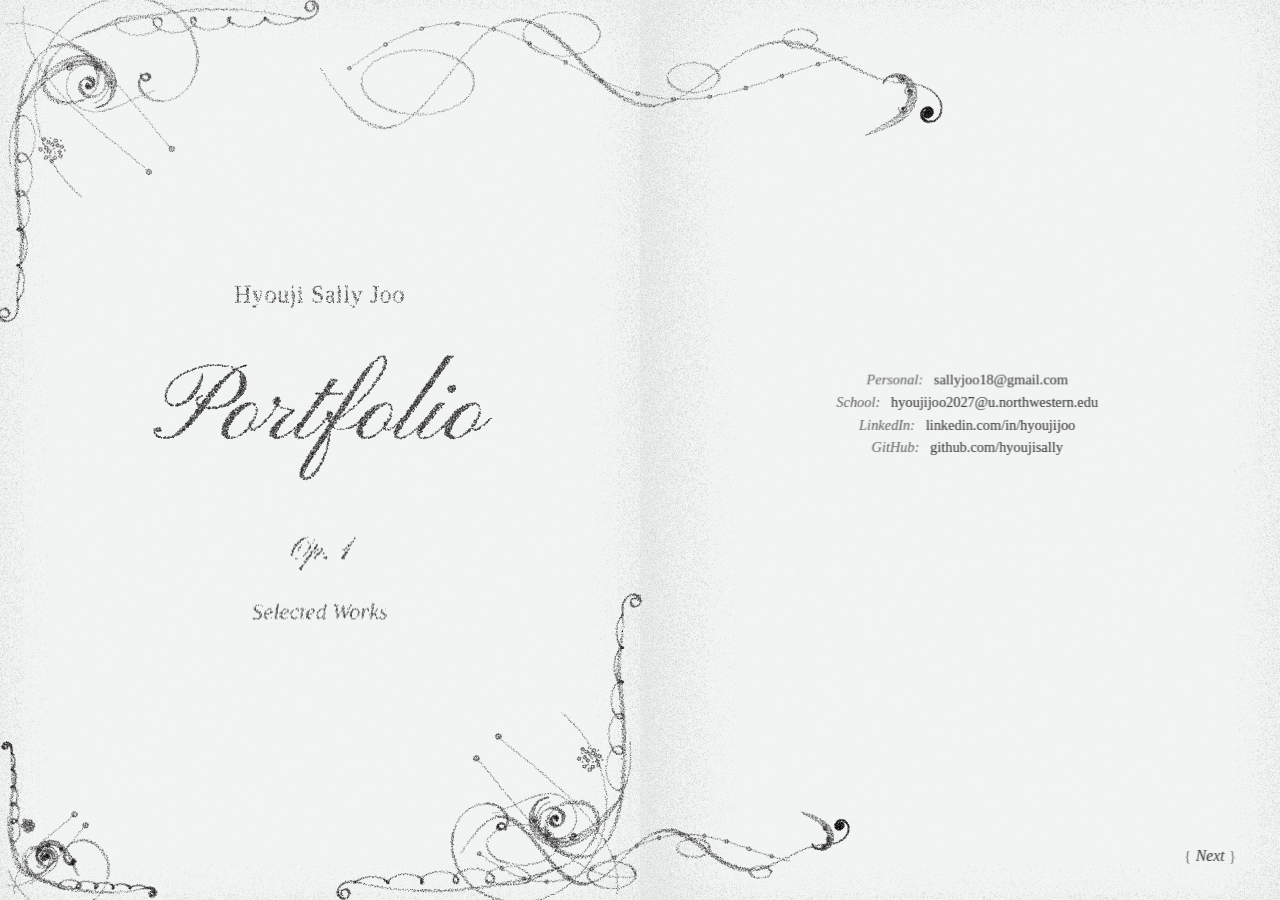
<file: index.html>
<!DOCTYPE html>
<html lang="en">
<head>
<meta charset="UTF-8">
<meta name="viewport" content="width=device-width, initial-scale=1">
<title>Portfolio, Op. 1 · Hyouji Sally Joo</title>
<link rel="preconnect" href="https://fonts.googleapis.com">
<link rel="preconnect" href="https://fonts.gstatic.com" crossorigin>
<link href="https://fonts.googleapis.com/css2?family=EB+Garamond:ital,wght@0,400;0,500;0,700;1,400;1,600;1,700&family=Bodoni+Moda:opsz,wght@6..96,500;6..96,700&family=Noto+Music&display=swap" rel="stylesheet">
<link rel="stylesheet" href="css/portfolio.css">
</head>
<body>
<main>

  <!-- ===================== THE COVER SPREAD: the cover on the left; its ornament and a hand-drawn staff spill over onto the right page ===================== -->
  <div class="spread" id="cover">
    <canvas class="ornament cover-art" aria-hidden="true"></canvas>
    <article class="page left cover-page" aria-label="Cover">
      <canvas class="shade" aria-hidden="true"></canvas>
      <div class="cover-inner">
        <p class="cover-name ink-text grain-full">Hyouji Sally Joo</p>
        <h1 class="cover-title ink-text">Portfolio</h1>
        <p class="cover-op ink-text grain-full">Op. 1</p>
        <p class="cover-score ink-text grain-full">Selected Works</p>
      </div>
    </article>

    <div class="right-frame">
      <article class="page right cover-bleed" aria-label="Cover, continued">
        <canvas class="shade" aria-hidden="true"></canvas>
        <div class="right-inner cover-bleed-inner">
          <footer class="contacts cover-contacts">
          <p class="ink-text"><span class="c-label">Personal:</span> <a href="mailto:sallyjoo18@gmail.com">sallyjoo18@gmail.com</a></p>
          <p class="ink-text"><span class="c-label">School:</span> <a href="mailto:hyoujijoo2027@u.northwestern.edu">hyoujijoo2027@u.northwestern.edu</a></p>
          <p class="ink-text"><span class="c-label">LinkedIn:</span> <a href="https://linkedin.com/in/hyoujijoo">linkedin.com/in/hyoujijoo</a></p>
          <p class="ink-text"><span class="c-label">GitHub:</span> <a href="https://github.com/hyoujisally">github.com/hyoujisally</a></p>
        </footer>
          <nav class="turn-page ready landing-next" aria-label="Continue">
            <a class="brace literal next ink-text" href="#" data-go="about"><span class="b">{</span><span class="label">Next</span><span class="b">}</span></a>
          </nav>
        </div>
      </article>
    </div>
  </div>

  <!-- ===================== THE ABOUT SPREAD: the title restated on the left, framed like an old book cover; about on the right ===================== -->
  <div class="spread" id="about" hidden>
    <article class="page left halftitle" aria-label="Portfolio">
      <canvas class="shade" aria-hidden="true"></canvas>
      <canvas class="ornament" aria-hidden="true"></canvas>
      <div class="halftitle-inner">
        <div class="halftitle-block">
          <h1 class="ht-title ink-text">Portfolio</h1>
        </div>
        <footer class="cover-imprint contacts">
          <p class="ink-text"><span class="c-label">Personal:</span> <a href="mailto:sallyjoo18@gmail.com">sallyjoo18@gmail.com</a></p>
          <p class="ink-text"><span class="c-label">School:</span> <a href="mailto:hyoujijoo2027@u.northwestern.edu">hyoujijoo2027@u.northwestern.edu</a></p>
          <p class="ink-text"><span class="c-label">LinkedIn:</span> <a href="https://linkedin.com/in/hyoujijoo">linkedin.com/in/hyoujijoo</a></p>
          <p class="ink-text"><span class="c-label">GitHub:</span> <a href="https://github.com/hyoujisally">github.com/hyoujisally</a></p>
        </footer>
      </div>
    </article>

    <div class="right-frame">
      <article class="page right about-right" aria-label="About">
        <canvas class="shade" aria-hidden="true"></canvas>
        <div class="right-inner about-inner">
          <h2 class="about-title ink-text" id="about-title">About</h2>
          <div class="about-blurb" id="about-blurb"></div>
          <nav class="turn-page ready landing-next" aria-label="Continue">
            <a class="brace literal prev ink-text" href="#" data-go="home"><span class="b">{</span><span class="label">Back</span><span class="b">}</span></a>
            <a class="brace literal next ink-text" href="#" data-go="contents"><span class="b">{</span><span class="label">Next: Contents</span><span class="b">}</span></a>
          </nav>
        </div>
      </article>
    </div>
  </div>

  <!-- ===================== THE CONTENTS SPREAD: navigation and contacts on the left, contents on the right ===================== -->
  <div class="spread" id="home" hidden>
    <article class="page left index-page" aria-label="Navigation">
      <canvas class="shade" aria-hidden="true"></canvas>
      <div class="left-inner">
        <nav class="call-number" aria-label="Sections">
          <a class="brace literal ink-text" href="#" data-go="home"><span class="b">{</span><span class="label">Home</span><span class="b">}</span></a>
          <a class="brace literal ink-text" href="#" data-go="contents"><span class="b">{</span><span class="label">Contents</span><span class="b">}</span></a>
          <div class="menu">
            <button class="brace literal works-toggle ink-text" type="button" aria-expanded="false"><span class="b">{</span><span class="label">Works</span><span class="caret" aria-hidden="true">&#x25BE;</span><span class="b">}</span></button>
            <ul class="works-menu" hidden></ul>
            <canvas class="menu-grain" aria-hidden="true" hidden></canvas>
          </div>
        </nav>
        <footer class="imprint contacts">
          <p class="ink-text"><span class="c-label">Personal:</span> <a href="mailto:sallyjoo18@gmail.com">sallyjoo18@gmail.com</a></p>
          <p class="ink-text"><span class="c-label">School:</span> <a href="mailto:hyoujijoo2027@u.northwestern.edu">hyoujijoo2027@u.northwestern.edu</a></p>
          <p class="ink-text"><span class="c-label">LinkedIn:</span> <a href="https://linkedin.com/in/hyoujijoo">linkedin.com/in/hyoujijoo</a></p>
          <p class="ink-text"><span class="c-label">GitHub:</span> <a href="https://github.com/hyoujisally">github.com/hyoujisally</a></p>
        </footer>
      </div>
    </article>

    <div class="right-frame">
      <article class="page right" aria-label="Contents">
        <canvas class="shade" aria-hidden="true"></canvas>
        <div class="right-inner">
          <header class="sheet-head">
            <h2 class="sheet-title ink-text grain-full">Contents</h2>
            <p class="sheet-sub ink-text">(Portfolio)</p>
            <p class="sheet-by ink-text">By Hyouji Sally Joo.</p>
          </header>
          <section class="toc-group" id="toc-works" aria-labelledby="toc-works-h">
            <h3 id="toc-works-h" class="ink-text grain-full">Works</h3>
            <ol class="toc" id="toc-works-list"></ol>
          </section>
          <section class="toc-group" id="toc-creatives" aria-labelledby="toc-creatives-h">
            <h3 id="toc-creatives-h" class="ink-text grain-full">Creatives</h3>
            <ol class="toc" id="toc-creatives-list"></ol>
          </section>
          <nav class="turn-page ready" aria-label="Back">
            <a class="brace literal ink-text" href="#" data-go="about"><span class="b">{</span><span class="label">Back</span><span class="b">}</span></a>
            <span class="folio ink-text">3</span>
          </nav>
        </div>
      </article>
    </div>
  </div>

  <!-- ===================== A PROJECT'S SPREAD: details on the left, the write-up on the right ===================== -->
  <div class="spread" id="project" hidden>
    <article class="page left project-ref" aria-label="Project at a glance">
      <canvas class="shade" aria-hidden="true"></canvas>
      <div class="left-inner">
        <canvas class="ornament proj-ornament" aria-hidden="true"></canvas>
        <nav class="call-number" aria-label="Sections">
          <a class="brace literal" href="#" data-go="home"><span class="b">{</span><span class="label">Home</span><span class="b">}</span></a>
          <a class="brace literal" href="#" data-go="contents"><span class="b">{</span><span class="label">Contents</span><span class="b">}</span></a>
          <div class="menu">
            <button class="brace literal works-toggle" type="button" aria-expanded="false"><span class="b">{</span><span class="label">Works</span><span class="caret" aria-hidden="true">&#x25BE;</span><span class="b">}</span></button>
            <ul class="works-menu" hidden></ul>
            <canvas class="menu-grain" aria-hidden="true" hidden></canvas>
          </div>
        </nav>
        <header class="title-page">
          <h1 id="p-title">Project</h1>
          <p class="paren" id="p-sub"></p>
          <p class="opus" id="p-no"></p>
        </header>
        <section class="p-info" aria-label="Project details">
          <dl class="p-facts" id="p-facts"></dl>
          <div class="p-intro" id="p-intro"></div>
        </section>
        <!-- the contact links: a footer on every project page -->
        <footer class="imprint contacts">
          <p><span class="c-label">Personal:</span> <a href="mailto:sallyjoo18@gmail.com">sallyjoo18@gmail.com</a></p>
          <p><span class="c-label">School:</span> <a href="mailto:hyoujijoo2027@u.northwestern.edu">hyoujijoo2027@u.northwestern.edu</a></p>
          <p><span class="c-label">LinkedIn:</span> <a href="https://linkedin.com/in/hyoujijoo">linkedin.com/in/hyoujijoo</a></p>
          <p><span class="c-label">GitHub:</span> <a href="https://github.com/hyoujisally">github.com/hyoujisally</a></p>
        </footer>
      </div>
    </article>

    <div class="right-frame">
      <article class="page right" aria-label="Project write-up">
        <canvas class="shade" aria-hidden="true"></canvas>
        <div class="right-inner">
          <div class="line">
            <div class="tempo-row">
              <p class="tempo">Adagio cantabile<span class="mm">(<span class="music">&#x2669;</span> = 40)</span></p>
              <button id="play" class="brace literal" type="button" aria-pressed="false"><span class="b">{</span><span class="label">Play</span><span class="b">}</span></button>
            </div>
            <canvas id="line1" role="img" aria-label="Engraved score, the opening bars of the second movement of Beethoven’s Pathétique sonata."></canvas>
          </div>
          <div class="slot" id="writeup"></div>
          <nav class="turn-page" aria-label="More pieces">
            <a class="brace literal prev" href="#" data-go="prev"><span class="b">{</span><span class="label">Back</span><span class="b">}</span><span class="next-title" id="prev-title"></span></a>
            <a class="brace literal next" href="#" data-go="next"><span class="b">{</span><span class="label">Next</span><span class="b">}</span><span class="next-title" id="next-title"></span></a>
          </nav>
          <footer class="page-foot">
            <span>Beethoven, Piano Sonata No. 8 in C minor, Op. 13 “Pathétique”, second movement</span>
            <span class="folio" id="s-folio">3</span>
          </footer>
        </div>
      </article>
    </div>
  </div>

  <div class="hovercard" id="hovercard" role="tooltip" hidden>
    <canvas class="hc-grain" aria-hidden="true"></canvas>
    <div class="hc-body"></div>
  </div>

  <canvas class="turn" aria-hidden="true"></canvas>
  <div class="turn-grain" aria-hidden="true"></div>
</main>

<script src="js/settings.js"></script>
<script src="js/score.js"></script>
<script src="js/ink.js"></script>
<script src="js/engraving.js"></script>
<script src="js/paper.js"></script>
<script src="js/sound.js"></script>
<script src="js/turn.js"></script>
<script src="js/content.js"></script>
<script src="js/views.js"></script>
<script src="js/main.js"></script>
</body>
</html>
</file>
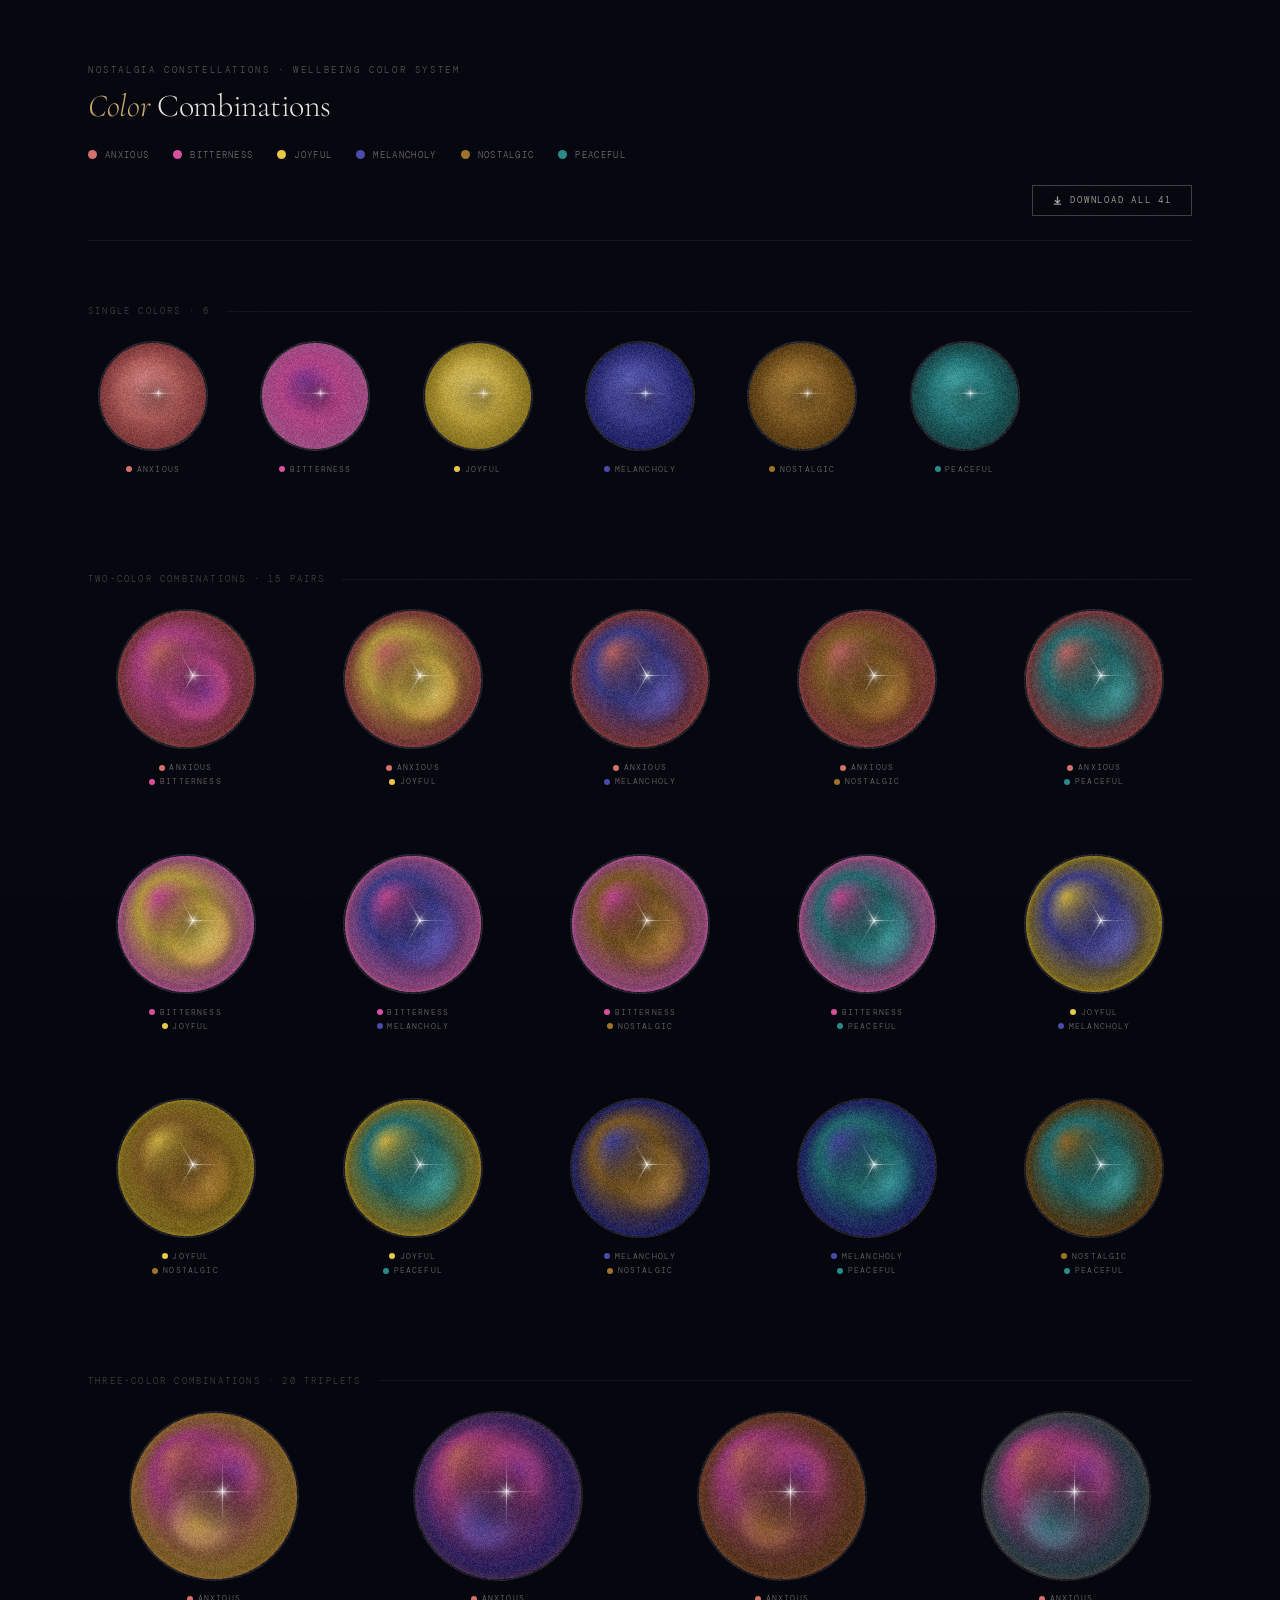
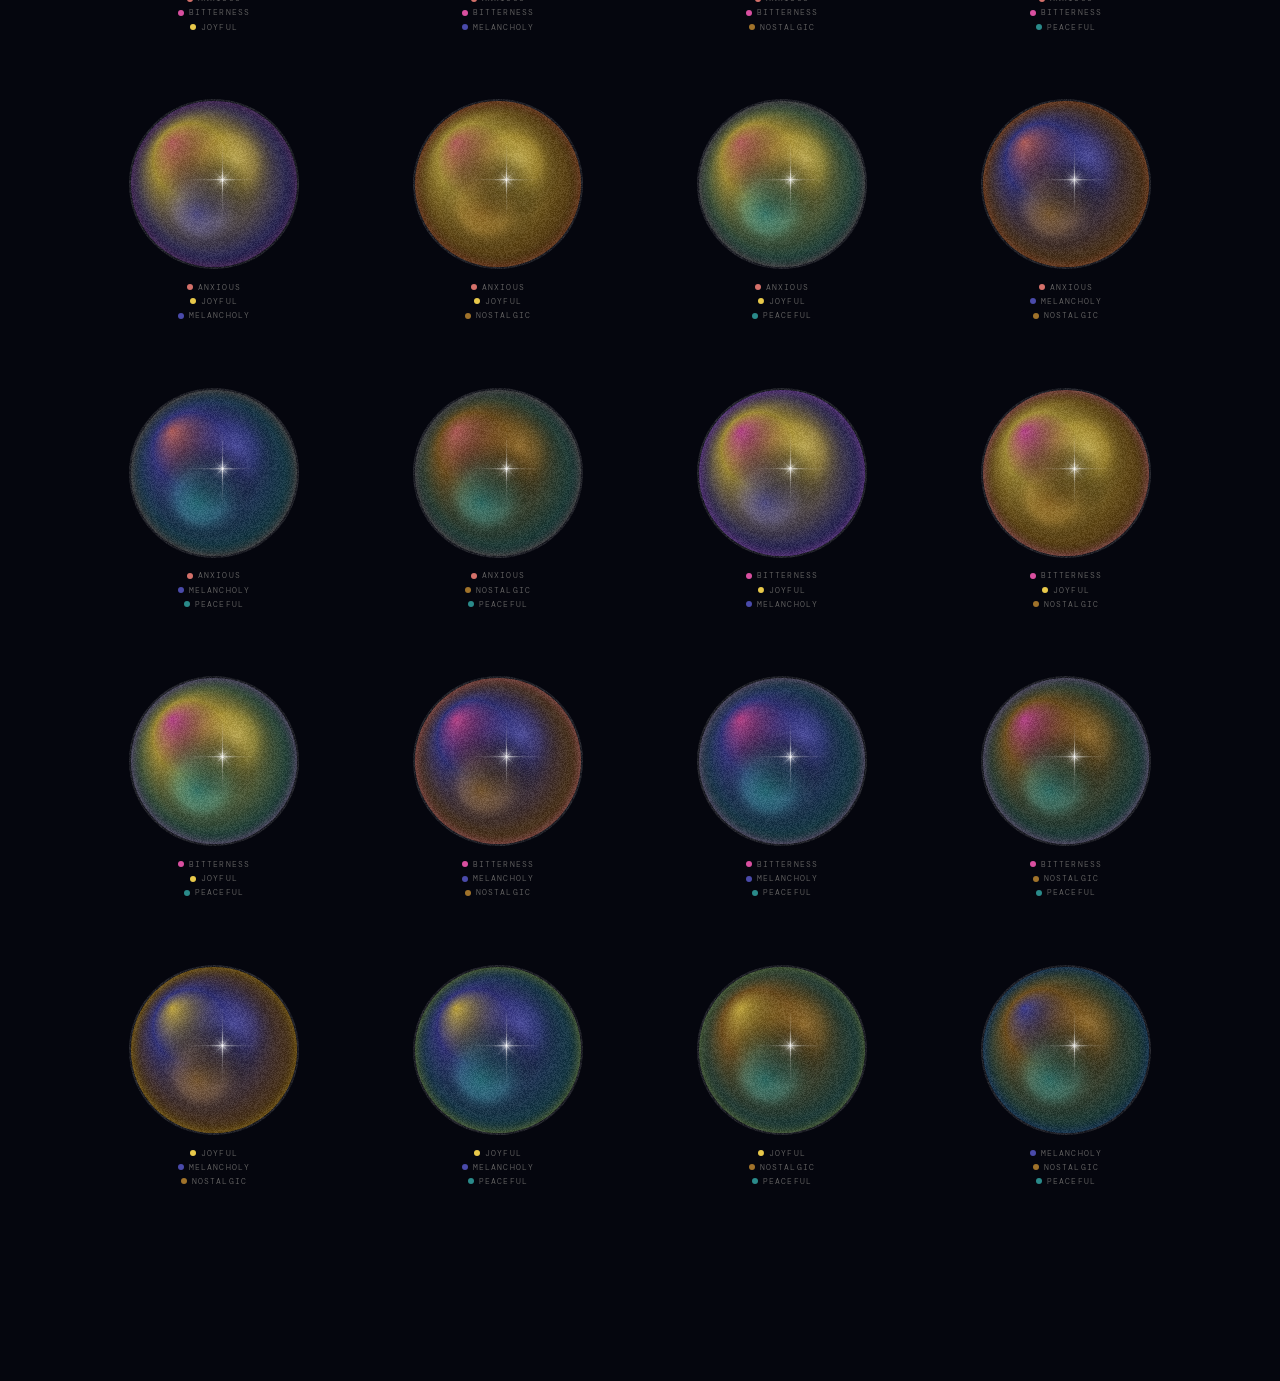
<file: images/polaris/nostalgia-color-combinations.html>
<!DOCTYPE html>
<html lang="en">
<head>
<meta charset="UTF-8">
<meta name="viewport" content="width=device-width, initial-scale=1.0">
<title>Nostalgia Constellations — Color Combinations</title>
<link href="https://fonts.googleapis.com/css2?family=Cormorant+Garamond:ital,wght@0,300;0,400;1,300&family=DM+Mono:wght@300;400&display=swap" rel="stylesheet">
<style>
* { margin:0; padding:0; box-sizing:border-box; }

body {
  background: #05060e;
  color: #e8e4d9;
  font-family: 'Cormorant Garamond', serif;
  font-weight: 300;
  min-height: 100vh;
}

/* grain overlay */
body::after {
  content:'';
  position:fixed; inset:0;
  background-image: url("data:image/svg+xml,%3Csvg viewBox='0 0 256 256' xmlns='http://www.w3.org/2000/svg'%3E%3Cfilter id='noise'%3E%3CfeTurbulence type='fractalNoise' baseFrequency='0.9' numOctaves='4' stitchTiles='stitch'/%3E%3C/filter%3E%3Crect width='100%25' height='100%25' filter='url(%23noise)' opacity='0.04'/%3E%3C/svg%3E");
  pointer-events:none; z-index:999;
  opacity: 0.5;
}

.page {
  max-width: 1200px;
  margin: 0 auto;
  padding: 4rem 3rem 6rem;
}

header {
  margin-bottom: 4rem;
  padding-bottom: 1.5rem;
  border-bottom: 1px solid rgba(232,228,217,0.07);
}

.eyebrow {
  font-family: 'DM Mono', monospace;
  font-size: 0.58rem;
  letter-spacing: 0.28em;
  text-transform: uppercase;
  color: rgba(232,228,217,0.35);
  margin-bottom: 0.6rem;
}

h1 {
  font-size: 2rem;
  font-weight: 300;
  letter-spacing: -0.01em;
}
h1 em { font-style: italic; color: #c9a96e; }

/* SOURCE LEGEND */
.source-row {
  display: flex;
  gap: 1.5rem;
  flex-wrap: wrap;
  margin-top: 1.5rem;
}
.source-pill {
  display: flex;
  align-items: center;
  gap: 0.5rem;
  font-family: 'DM Mono', monospace;
  font-size: 0.55rem;
  letter-spacing: 0.15em;
  text-transform: uppercase;
  color: rgba(232,228,217,0.45);
}
.source-dot {
  width: 9px; height: 9px;
  border-radius: 50%;
  flex-shrink: 0;
}

/* SECTION */
.section {
  margin-bottom: 4rem;
}
.section-label {
  font-family: 'DM Mono', monospace;
  font-size: 0.55rem;
  letter-spacing: 0.25em;
  text-transform: uppercase;
  color: rgba(232,228,217,0.25);
  margin-bottom: 1.5rem;
  display: flex;
  align-items: center;
  gap: 1rem;
}
.section-label::after {
  content:'';
  flex:1;
  height:1px;
  background: rgba(232,228,217,0.06);
}

/* ORB GRID */
.orb-grid {
  display: grid;
  gap: 2rem;
}
.orb-grid.pairs    { grid-template-columns: repeat(auto-fill, minmax(160px, 1fr)); }
.orb-grid.singles  { grid-template-columns: repeat(auto-fill, minmax(130px, 1fr)); }
.orb-grid.triplets { grid-template-columns: repeat(auto-fill, minmax(200px, 1fr)); }

/* ORB CARD */
.orb-card {
  display: flex;
  flex-direction: column;
  align-items: center;
  gap: 0.8rem;
  cursor: default;
}

.orb-wrap {
  position: relative;
  width: 140px;
  height: 140px;
  transition: transform 0.3s ease;
}
.orb-grid.singles .orb-wrap {
  width: 110px;
  height: 110px;
}
.orb-grid.triplets .orb-wrap {
  width: 170px;
  height: 170px;
}

.orb-card:hover .orb-wrap { transform: scale(1.05); }

canvas.orb-canvas {
  width: 100%;
  height: 100%;
  border-radius: 50%;
}

.orb-names {
  display: flex;
  flex-direction: column;
  align-items: center;
  gap: 0.2rem;
}
.orb-name {
  font-family: 'DM Mono', monospace;
  font-size: 0.52rem;
  letter-spacing: 0.14em;
  text-transform: uppercase;
  color: rgba(232,228,217,0.45);
  text-align: center;
}
.orb-name span {
  display: inline-block;
  width: 6px; height: 6px;
  border-radius: 50%;
  margin-right: 0.3rem;
  vertical-align: middle;
  margin-bottom: 1px;
}

.dl-btn {
  opacity: 0;
  transition: opacity 0.2s ease, transform 0.2s ease;
  transform: translateY(4px);
  background: none;
  border: 1px solid rgba(232,228,217,0.18);
  color: rgba(232,228,217,0.5);
  font-family: 'DM Mono', monospace;
  font-size: 0.48rem;
  letter-spacing: 0.18em;
  text-transform: uppercase;
  padding: 0.3rem 0.7rem;
  cursor: pointer;
  border-radius: 0;
  display: flex;
  align-items: center;
  gap: 0.4rem;
  transition: opacity 0.2s, transform 0.2s, border-color 0.2s, color 0.2s;
}

.dl-btn svg {
  width: 8px; height: 8px;
  stroke: currentColor;
  fill: none;
  stroke-width: 1.5;
  stroke-linecap: round;
  stroke-linejoin: round;
  flex-shrink: 0;
}

.dl-btn:hover {
  border-color: rgba(232,228,217,0.45);
  color: rgba(232,228,217,0.85);
}

.orb-card:hover .dl-btn {
  opacity: 1;
  transform: translateY(0);
}

.dl-all-wrap {
  display: flex;
  justify-content: flex-end;
  margin-top: 1.5rem;
}

.dl-all-btn {
  background: none;
  border: 1px solid rgba(232,228,217,0.25);
  color: rgba(232,228,217,0.65);
  font-family: 'DM Mono', monospace;
  font-size: 0.55rem;
  letter-spacing: 0.2em;
  text-transform: uppercase;
  padding: 0.55rem 1.2rem;
  cursor: pointer;
  display: flex;
  align-items: center;
  gap: 0.55rem;
  transition: border-color 0.2s, color 0.2s, background 0.2s;
}

.dl-all-btn:hover {
  border-color: rgba(232,228,217,0.55);
  color: rgba(232,228,217,0.95);
  background: rgba(232,228,217,0.04);
}

.dl-all-btn:disabled {
  opacity: 0.4;
  cursor: default;
}

.dl-all-btn svg {
  width: 9px; height: 9px;
  stroke: currentColor;
  fill: none;
  stroke-width: 1.5;
  stroke-linecap: round;
  stroke-linejoin: round;
  flex-shrink: 0;
}

.progress-bar-wrap {
  display: none;
  align-items: center;
  gap: 0.8rem;
  margin-top: 1rem;
  justify-content: flex-end;
}
.progress-bar-wrap.visible { display: flex; }
.progress-track {
  width: 180px;
  height: 1px;
  background: rgba(232,228,217,0.1);
  position: relative;
  overflow: hidden;
}
.progress-fill {
  height: 100%;
  background: rgba(232,228,217,0.4);
  width: 0%;
  transition: width 0.15s ease;
}
.progress-label {
  font-family: 'DM Mono', monospace;
  font-size: 0.5rem;
  letter-spacing: 0.12em;
  color: rgba(232,228,217,0.3);
  white-space: nowrap;
}

</style>
</head>
<body>
<div class="page">

  <header>
    <div class="eyebrow">Nostalgia Constellations · Wellbeing Color System</div>
    <h1><em>Color</em> Combinations</h1>
    <div class="source-row">
      <div class="source-pill"><div class="source-dot" style="background:#d4706a"></div>Anxious</div>
      <div class="source-pill"><div class="source-dot" style="background:#d94fa0"></div>Bitterness</div>
      <div class="source-pill"><div class="source-dot" style="background:#e8c84a"></div>Joyful</div>
      <div class="source-pill"><div class="source-dot" style="background:#4a4aaa"></div>Melancholy</div>
      <div class="source-pill"><div class="source-dot" style="background:#a0722a"></div>Nostalgic</div>
      <div class="source-pill"><div class="source-dot" style="background:#2a8a8a"></div>Peaceful</div>
    </div>
    <div class="dl-all-wrap">
      <button class="dl-all-btn" id="dl-all-btn">
        <svg viewBox="0 0 10 10"><polyline points="5,1 5,7"/><polyline points="2.5,5 5,7.5 7.5,5"/><line x1="1.5" y1="9" x2="8.5" y2="9"/></svg>
        Download all 41
      </button>
    </div>
    <div class="progress-bar-wrap" id="progress-wrap">
      <div class="progress-label" id="progress-label">0 / 41</div>
      <div class="progress-track"><div class="progress-fill" id="progress-fill"></div></div>
    </div>
  </header>

  <!-- SINGLES -->
  <div class="section">
    <div class="section-label">Single colors · 6</div>
    <div class="orb-grid singles" id="singles-grid"></div>
  </div>

  <!-- PAIRS -->
  <div class="section">
    <div class="section-label">Two-color combinations · 15 pairs</div>
    <div class="orb-grid pairs" id="pairs-grid"></div>
  </div>

  <!-- TRIPLETS -->
  <div class="section">
    <div class="section-label">Three-color combinations · 20 triplets</div>
    <div class="orb-grid triplets" id="triplets-grid"></div>
  </div>

</div>

<script>
const EMOTIONS = [
  { id: 'anxious',    label: 'Anxious',    colors: ['#d4706a','#e89090','#b04848'] },
  { id: 'bitterness', label: 'Bitterness', colors: ['#d94fa0','#8b3a9e','#e066b4'] },
  { id: 'joyful',    label: 'Joyful',     colors: ['#e8c84a','#f0d870','#c0a020'] },
  { id: 'melancholy',label: 'Melancholy', colors: ['#4a4aaa','#6868cc','#282888'] },
  { id: 'nostalgic', label: 'Nostalgic',  colors: ['#a0722a','#c09040','#784e10'] },
  { id: 'peaceful',  label: 'Peaceful',   colors: ['#2a8a8a','#4ab8b8','#1a5858'] },
];

// dot colors for legend
const DOT = {
  anxious:    '#d4706a',
  bitterness: '#d94fa0',
  joyful:     '#e8c84a',
  melancholy: '#4a4aaa',
  nostalgic:  '#a0722a',
  peaceful:   '#2a8a8a',
};

function hexToRgb(hex) {
  const r = parseInt(hex.slice(1,3),16);
  const g = parseInt(hex.slice(3,5),16);
  const b = parseInt(hex.slice(5,7),16);
  return [r,g,b];
}

function drawOrb(canvas, emotionObjs, size) {
  const dpr = window.devicePixelRatio || 2;
  canvas.width = size * dpr;
  canvas.height = size * dpr;
  const ctx = canvas.getContext('2d');
  ctx.scale(dpr, dpr);

  const cx = size/2, cy = size/2, r = size/2 - 2;

  // black bg
  ctx.fillStyle = '#05060e';
  ctx.fillRect(0,0,size,size);

  // outer glow halo
  const halo = ctx.createRadialGradient(cx,cy,r*0.75,cx,cy,r*1.08);
  halo.addColorStop(0, 'rgba(255,255,255,0)');
  halo.addColorStop(0.7,'rgba(255,255,255,0.06)');
  halo.addColorStop(1,  'rgba(255,255,255,0.22)');
  ctx.beginPath(); ctx.arc(cx,cy,r*1.08,0,Math.PI*2);
  ctx.fillStyle = halo; ctx.fill();

  // clip to circle
  ctx.save();
  ctx.beginPath(); ctx.arc(cx,cy,r,0,Math.PI*2); ctx.clip();

  const n = emotionObjs.length;

  if (n === 1) {
    const e = emotionObjs[0];
    const g = ctx.createRadialGradient(cx*0.8,cy*0.7,0,cx,cy,r);
    g.addColorStop(0, e.colors[1]+'ee');
    g.addColorStop(0.55, e.colors[0]+'cc');
    g.addColorStop(1,   e.colors[2]+'aa');
    ctx.fillStyle = g; ctx.fillRect(0,0,size,size);
  }

  if (n === 2) {
    const [a,b] = emotionObjs;
    // base layer - blend
    const g0 = ctx.createRadialGradient(cx*0.6,cy*0.6,0,cx,cy,r);
    g0.addColorStop(0, a.colors[0]+'dd');
    g0.addColorStop(0.5, b.colors[0]+'bb');
    g0.addColorStop(1, a.colors[2]+'99');
    ctx.fillStyle = g0; ctx.fillRect(0,0,size,size);

    // second blob offset
    const g1 = ctx.createRadialGradient(cx*1.3,cy*1.2,0,cx*1.1,cy*1.1,r*0.7);
    g1.addColorStop(0, b.colors[1]+'cc');
    g1.addColorStop(0.6, b.colors[0]+'66');
    g1.addColorStop(1, 'transparent');
    ctx.fillStyle = g1; ctx.fillRect(0,0,size,size);

    // rim accent
    const rim = ctx.createRadialGradient(cx,cy,r*0.5,cx,cy,r);
    rim.addColorStop(0,'transparent');
    rim.addColorStop(0.75,'transparent');
    rim.addColorStop(1, a.colors[2]+'55');
    ctx.fillStyle=rim; ctx.fillRect(0,0,size,size);
  }

  if (n === 3) {
    const [a,b,c] = emotionObjs;
    // base wash
    const g0 = ctx.createRadialGradient(cx*0.5,cy*0.5,0,cx,cy,r);
    g0.addColorStop(0, a.colors[0]+'cc');
    g0.addColorStop(0.45, b.colors[0]+'aa');
    g0.addColorStop(1, c.colors[2]+'99');
    ctx.fillStyle=g0; ctx.fillRect(0,0,size,size);

    // b blob
    const g1 = ctx.createRadialGradient(cx*1.25,cy*0.7,0,cx*1.1,cy*0.8,r*0.65);
    g1.addColorStop(0, b.colors[1]+'bb');
    g1.addColorStop(0.5, b.colors[0]+'55');
    g1.addColorStop(1,'transparent');
    ctx.fillStyle=g1; ctx.fillRect(0,0,size,size);

    // c blob
    const g2 = ctx.createRadialGradient(cx*0.8,cy*1.35,0,cx*0.9,cy*1.2,r*0.6);
    g2.addColorStop(0, c.colors[0]+'bb');
    g2.addColorStop(0.5, c.colors[1]+'55');
    g2.addColorStop(1,'transparent');
    ctx.fillStyle=g2; ctx.fillRect(0,0,size,size);

    // rim
    const rim = ctx.createRadialGradient(cx,cy,r*0.5,cx,cy,r);
    rim.addColorStop(0,'transparent');
    rim.addColorStop(0.7,'transparent');
    rim.addColorStop(1, a.colors[2]+'44');
    ctx.fillStyle=rim; ctx.fillRect(0,0,size,size);
  }

  // overlapping translucent inner circles (the design's signature element)
  const numCircles = n === 1 ? 2 : n === 2 ? 3 : 4;
  for (let i = 0; i < numCircles; i++) {
    const e = emotionObjs[i % n];
    const angle = (i / numCircles) * Math.PI * 2 + 0.4;
    const dist = r * 0.28;
    const ox = cx + Math.cos(angle) * dist * 0.5;
    const oy = cy + Math.sin(angle) * dist * 0.6;
    const cr = r * (0.42 + i * 0.06);
    const cg = ctx.createRadialGradient(ox,oy,0,ox,oy,cr);
    cg.addColorStop(0,'rgba(0,0,0,0.18)');
    cg.addColorStop(0.6,'rgba(0,0,0,0.08)');
    cg.addColorStop(1,'transparent');
    ctx.beginPath(); ctx.arc(ox,oy,cr,0,Math.PI*2);
    ctx.fillStyle=cg; ctx.fill();
    ctx.beginPath(); ctx.arc(ox,oy,cr,0,Math.PI*2);
    ctx.strokeStyle='rgba(255,255,255,0.04)';
    ctx.lineWidth=0.5; ctx.stroke();
  }

  // star diffraction spike
  const numSpikes = n === 3 ? 8 : n === 2 ? 6 : 4;
  const spikeCx = cx * 1.1;
  const spikeCy = cy * 0.95;
  for (let i = 0; i < numSpikes; i++) {
    const a = (i / numSpikes) * Math.PI * 2;
    const len = r * (i % 2 === 0 ? 0.45 : 0.22);
    const g = ctx.createLinearGradient(
      spikeCx, spikeCy,
      spikeCx + Math.cos(a)*len, spikeCy + Math.sin(a)*len
    );
    g.addColorStop(0,'rgba(255,255,255,0.75)');
    g.addColorStop(0.4,'rgba(255,255,255,0.2)');
    g.addColorStop(1,'rgba(255,255,255,0)');
    ctx.beginPath();
    ctx.moveTo(spikeCx,spikeCy);
    ctx.lineTo(spikeCx + Math.cos(a)*len, spikeCy + Math.sin(a)*len);
    ctx.strokeStyle=g;
    ctx.lineWidth = i%2===0 ? 1.2 : 0.6;
    ctx.stroke();
  }

  // central glow
  const cgl = ctx.createRadialGradient(spikeCx,spikeCy,0,spikeCx,spikeCy,r*0.18);
  cgl.addColorStop(0,'rgba(255,255,255,0.55)');
  cgl.addColorStop(0.4,'rgba(255,255,255,0.12)');
  cgl.addColorStop(1,'transparent');
  ctx.fillStyle=cgl; ctx.fillRect(0,0,size,size);

  // grain noise
  const imgd = ctx.getImageData(0,0,size,size);
  const data = imgd.data;
  for (let i=0;i<data.length;i+=4) {
    const n = (Math.random()-0.5)*28;
    data[i]  = Math.max(0,Math.min(255,data[i]+n));
    data[i+1]= Math.max(0,Math.min(255,data[i+1]+n));
    data[i+2]= Math.max(0,Math.min(255,data[i+2]+n));
  }
  ctx.putImageData(imgd,0,0);

  ctx.restore();
}

// Export version: draws orb on transparent background
function drawOrbTransparent(emotionObjs, size) {
  const exportCanvas = document.createElement('canvas');
  // Draw on a temp canvas with black bg first
  drawOrb(exportCanvas, emotionObjs, size);

  // Now composite onto a fresh transparent canvas with circular mask
  const out = document.createElement('canvas');
  out.width = size;
  out.height = size;
  const ctx2 = out.getContext('2d');

  const cx = size / 2, cy = size / 2, r = size / 2 - 2;

  // Draw circular clip path
  ctx2.beginPath();
  ctx2.arc(cx, cy, r, 0, Math.PI * 2);
  ctx2.clip();

  // Draw the rendered orb into the clipped circle
  ctx2.drawImage(exportCanvas, 0, 0, size, size);

  return out;
}

function makeOrbCard(emotionObjs, gridEl, size) {
  const card = document.createElement('div');
  card.className = 'orb-card';

  const wrap = document.createElement('div');
  wrap.className = 'orb-wrap';

  const canvas = document.createElement('canvas');
  canvas.className = 'orb-canvas';
  wrap.appendChild(canvas);

  const names = document.createElement('div');
  names.className = 'orb-names';

  emotionObjs.forEach(e => {
    const d = document.createElement('div');
    d.className = 'orb-name';
    d.innerHTML = `<span style="background:${DOT[e.id]}"></span>${e.label}`;
    names.appendChild(d);
  });

  // download button
  const dlBtn = document.createElement('button');
  dlBtn.className = 'dl-btn';
  dlBtn.innerHTML = `<svg viewBox="0 0 10 10"><polyline points="5,1 5,7"/><polyline points="2.5,5 5,7.5 7.5,5"/><line x1="1.5" y1="9" x2="8.5" y2="9"/></svg>Download`;
  dlBtn.addEventListener('click', () => {
    const exportCanvas = drawOrbTransparent(emotionObjs, 1200);
    const filename = emotionObjs.map(e => e.label.toLowerCase()).join('-') + '.png';
    const link = document.createElement('a');
    link.download = filename;
    link.href = exportCanvas.toDataURL('image/png');
    link.click();
  });

  card.appendChild(wrap);
  card.appendChild(names);
  card.appendChild(dlBtn);
  gridEl.appendChild(card);

  drawOrb(canvas, emotionObjs, size);
}

// Generate singles
const singlesGrid = document.getElementById('singles-grid');
for (let i = 0; i < EMOTIONS.length; i++) {
  makeOrbCard([EMOTIONS[i]], singlesGrid, 110);
}

// Generate pairs (C(6,2) = 15)
const pairsGrid = document.getElementById('pairs-grid');
for (let i = 0; i < EMOTIONS.length; i++) {
  for (let j = i+1; j < EMOTIONS.length; j++) {
    makeOrbCard([EMOTIONS[i], EMOTIONS[j]], pairsGrid, 140);
  }
}

// Generate triplets (C(6,3) = 20)
const tripletsGrid = document.getElementById('triplets-grid');
for (let i = 0; i < EMOTIONS.length; i++) {
  for (let j = i+1; j < EMOTIONS.length; j++) {
    for (let k = j+1; k < EMOTIONS.length; k++) {
      makeOrbCard([EMOTIONS[i], EMOTIONS[j], EMOTIONS[k]], tripletsGrid, 170);
    }
  }
}

// ── Download All ──────────────────────────────────────────────
// Collect every combination: singles + pairs + triplets
const ALL_COMBOS = [];
// singles
for (let i = 0; i < EMOTIONS.length; i++) {
  ALL_COMBOS.push([EMOTIONS[i]]);
}
// pairs
for (let i = 0; i < EMOTIONS.length; i++)
  for (let j = i+1; j < EMOTIONS.length; j++)
    ALL_COMBOS.push([EMOTIONS[i], EMOTIONS[j]]);
// triplets
for (let i = 0; i < EMOTIONS.length; i++)
  for (let j = i+1; j < EMOTIONS.length; j++)
    for (let k = j+1; k < EMOTIONS.length; k++)
      ALL_COMBOS.push([EMOTIONS[i], EMOTIONS[j], EMOTIONS[k]]);

document.getElementById('dl-all-btn').addEventListener('click', async function() {
  const btn = this;
  const progressWrap = document.getElementById('progress-wrap');
  const progressFill = document.getElementById('progress-fill');
  const progressLabel = document.getElementById('progress-label');
  const total = ALL_COMBOS.length;

  btn.disabled = true;
  progressWrap.classList.add('visible');

  for (let idx = 0; idx < total; idx++) {
    const combo = ALL_COMBOS[idx];
    const exportCanvas = drawOrbTransparent(combo, 1200);
    const filename = combo.map(e => e.label.toLowerCase()).join('-') + '.png';

    await new Promise(resolve => {
      exportCanvas.toBlob(blob => {
        const url = URL.createObjectURL(blob);
        const a = document.createElement('a');
        a.href = url;
        a.download = filename;
        a.click();
        setTimeout(() => { URL.revokeObjectURL(url); resolve(); }, 80);
      }, 'image/png');
    });

    // update progress
    const pct = Math.round(((idx + 1) / total) * 100);
    progressFill.style.width = pct + '%';
    progressLabel.textContent = `${idx + 1} / ${total}`;

    // small delay so browser doesn't get overwhelmed
    await new Promise(r => setTimeout(r, 120));
  }

  btn.disabled = false;
  progressLabel.textContent = `✓ ${total} downloaded`;
  setTimeout(() => {
    progressWrap.classList.remove('visible');
    progressFill.style.width = '0%';
    progressLabel.textContent = '0 / ' + total;
  }, 3000);
});
</script>
</body>
</html>
</file>
<file: css/portfolio.css>
/* Pinyon Script (SIL Open Font License, see fonts/PINYON-SCRIPT-LICENSE.txt), embedded so the cover's script works offline too */
@font-face { font-family: "Pinyon Script"; font-style: normal; font-weight: 400; font-display: swap;
  src: url([data-uri]) format("woff2"); }

:root {
  --paper: #F2F3F3;         /* paper with a cool grey undertone, rather than warm white */
  --desk: #D9DBDD;          /* what the closed book rests on, around the cover */
  --ref: #3F5A7A;           /* highlighted terms that preview a picture (a muted ink blue, like a printed link) */
  --ink: #262626;           /* main text: a soft charcoal rather than pure black */
  --ink-soft: #5E5E5E;      /* secondary text */
  --score-ink: #1C1C1C;     /* the darkest ink in everything drawn in dots */
  --score-soft: #5A5A5A;    /* the diffused grey in everything drawn in dots */
  --graphite: #6E6E6E;      /* the paper grain and page shading */
  --turned: #222222;        /* the right page once it has turned dark for a case study */
  --on-dark: #ECECEC;
  --on-dark-soft: #B4B4B4;
  --text: "Times New Roman", Times, serif;            /* the title page's type, used everywhere */
  --title: "Times New Roman", Times, serif;
  --display: "Times New Roman", Times, serif;
  --music: "Noto Music", "Bravura Text", serif;
  --spine-pad: clamp(40px, 5vw, 92px);
  --edge-pad: clamp(24px, 3.4vw, 64px);
}
* { box-sizing: border-box; scrollbar-width: none; }      /* pages scroll when they need to, but no scrollbar is ever shown */
*::-webkit-scrollbar { display: none; }
html, body { height: 100%; }
body {
  margin: 0; background: var(--paper); color: var(--ink); overflow: hidden;
  font-family: var(--text); font-size: 1.0625rem; line-height: 1.55;
  -webkit-font-smoothing: antialiased;
}
::selection { background: var(--ink); color: var(--paper); }
a { color: inherit; text-decoration-thickness: 1px; text-underline-offset: 0.18em; }
a:focus-visible, button:focus-visible { outline: 2px solid var(--ink-soft); outline-offset: 4px; }

/* ---------- the open score: two facing pages, edge to edge ---------- */
.spread { display: grid; grid-template-columns: 1fr 1fr; height: 100vh; }
[hidden], .spread[hidden] { display: none !important; }
.page { position: relative; background: var(--paper); }
.shade { position: absolute; inset: 0; width: 100%; height: 100%; pointer-events: none; z-index: 0; }

/* text redrawn in ink dots: the real text stays (for screen readers and selection) and turns
   transparent once its dotted copy is drawn on top */
.ink-text { position: relative; }
.ink-text.inked, .ink-text.inked * { color: transparent; -webkit-text-fill-color: transparent; }
.ink-text > canvas.ink { position: absolute; left: -10px; top: -6px; width: calc(100% + 20px); height: calc(100% + 12px); pointer-events: none; }

/* controls written as a word in small braces; on hover a soft grey haze gathers around them */
.brace {
  display: inline-flex; align-items: baseline; gap: 0.3em; cursor: pointer; text-decoration: none;
  font: italic 500 1rem/1 var(--text); color: var(--ink); background: transparent; border: 0;
  padding: 0.3em 0.6em; margin: -0.3em -0.6em; border-radius: 999px;
  transition: background-color 0.35s ease, box-shadow 0.35s ease;
}
.brace::before, .brace::after { font-style: normal; font-weight: 400; font-size: 0.85em; color: var(--ink-soft); }
.brace::before { content: "{"; }
.brace::after { content: "}"; }
.brace:hover, .brace:focus-visible { background-color: rgba(96, 96, 96, 0.1); box-shadow: 0 0 12px 7px rgba(96, 96, 96, 0.1); }
.brace:focus-visible { outline: none; }
.brace.light { color: var(--on-dark); }
.brace.light .b { color: var(--on-dark-soft); }
.brace.light:hover, .brace.light:focus-visible { background-color: rgba(220, 220, 220, 0.1); box-shadow: 0 0 12px 7px rgba(220, 220, 220, 0.09); }

/* ---------- left page: the title page ---------- */
.page.left { height: 100vh; overflow: hidden; font-family: var(--title); }
.left-inner {
  position: relative; z-index: 1; height: 100%; overflow-y: auto;
  display: flex; flex-direction: column; align-items: center; text-align: center;
  padding: 6vh var(--spine-pad) 6vh var(--edge-pad);
}
/* navigation across the top left of the left page */
.call-number {
  position: absolute !important; top: 5vh; left: var(--edge-pad);
  display: flex; flex-direction: row; align-items: baseline; gap: 0.3em 1.7em; text-align: left;
}
.call-number [aria-current="page"] { color: var(--ink-soft); }
.call-number .brace { font-size: 0.95rem; }
.call-number .caret { font-style: normal; font-size: 0.7em; color: var(--ink-soft); margin-left: 0.15em; }
.left-inner > .call-number { z-index: 20 !important; }  /* the navigation (and its menu) sits above the dotted title */
.menu { position: relative; }
/* the Works menu: a soft paper card, no hard outline */
.works-menu {
  position: absolute; top: calc(100% + 10px); left: -0.6em; z-index: 30; min-width: 17rem; max-width: 22rem;
  margin: 0; padding: 0.6em 0.5em; list-style: none; text-align: left; background: var(--paper); border-radius: 0;
}
/* graphite shading around the menu's edge, drawn in fine dots like the pages' edges */
.menu-grain { position: absolute; z-index: 31; pointer-events: none; }
.works-menu button {
  display: flex; gap: 0.6em; align-items: baseline; width: 100%; padding: 0.35em 0.65em; text-align: left; cursor: pointer;
  font: 0.95rem/1.3 var(--text); color: var(--ink); background: transparent; border: 0; border-radius: 999px;
  transition: background-color 0.3s ease, box-shadow 0.3s ease;
}
.works-menu button:hover, .works-menu button:focus-visible { background-color: rgba(96, 96, 96, 0.08); box-shadow: 0 0 10px 5px rgba(96, 96, 96, 0.08); outline: none; }
.works-menu .no { flex: none; width: 3em; font-style: italic; color: var(--ink-soft); font-size: 0.9em; }
.works-menu button[aria-current="page"] { color: var(--ink-soft); cursor: default; }
.works-menu button[aria-current="page"] .t::after { content: " (this page)"; font-style: italic; font-size: 0.88em; }
/* braces written as real characters (not CSS decorations), so they can be redrawn in grain too */
.brace.literal::before, .brace.literal::after { content: none; }
.brace .b { font-style: normal; font-weight: 400; font-size: 0.85em; color: var(--ink-soft); }
.title-page { margin-top: 19vh; }
h1 { margin: 0; font-family: var(--title); font-weight: 400; font-size: clamp(2rem, 3.3vw, 3.2rem); line-height: 1.1; }
.home { color: inherit; text-decoration: none; display: inline-block; padding: 0 0.15em; border-radius: 0.4em;
        transition: background-color 0.35s ease, box-shadow 0.35s ease; }
.home:hover, .home:focus-visible { background-color: rgba(96, 96, 96, 0.07); box-shadow: 0 0 18px 10px rgba(96, 96, 96, 0.07); outline: none; }
.paren { margin: 0.15em 0 0; font-style: italic; font-size: clamp(1.1rem, 1.8vw, 1.7rem); line-height: 1.2; }
.opus { margin: 1em 0 0; font-size: clamp(0.98rem, 1.35vw, 1.3rem); }
.name { margin: 13vh 0 0; font-family: var(--title); font-weight: 400; font-size: clamp(1.55rem, 2.5vw, 2.4rem); line-height: 1.15; }
.imprint { margin-top: auto; }
.imprint p { margin: 0; }
.imprint .email { font-size: clamp(1rem, 1.4vw, 1.35rem); }
.imprint .linkedin { font-size: clamp(0.88rem, 1.1vw, 1.08rem); margin-top: 0.25em; }
.imprint a { text-decoration: none; display: inline-block; padding: 0.15em 0.5em; border-radius: 999px;
             transition: background-color 0.35s ease, box-shadow 0.35s ease; }
.imprint a:hover, .imprint a:focus-visible { background-color: rgba(96, 96, 96, 0.1); box-shadow: 0 0 12px 7px rgba(96, 96, 96, 0.1); outline: none; }

/* ---------- right page: everything else, scrolling on its own ---------- */
.right-frame { position: relative; height: 100vh; overflow: hidden; }
.page.right { height: 100%; overflow-y: auto; scroll-behavior: smooth; }
@media (prefers-reduced-motion: reduce) { .page.right { scroll-behavior: auto; } .detail { transition: none; } }
.right-inner {
  position: relative; min-height: 100%; display: flex; flex-direction: column; gap: clamp(14px, 1.8vw, 24px);
  padding: clamp(16px, 2.2vw, 30px) var(--edge-pad) 22px var(--spine-pad);
}
.right-inner > :not(.shade) { position: relative; z-index: 1; width: 100%; max-width: 720px; margin-inline: auto; }

.tempo-row { display: flex; align-items: baseline; justify-content: space-between; gap: 10px 18px; flex-wrap: wrap; }
.tempo { margin: 0; font-size: 0.95rem; font-weight: 600; font-style: italic; line-height: 1.3; }
.mm { font-style: normal; font-weight: 400; font-size: 0.84rem; margin-left: 0.35em; color: var(--ink-soft); }
.music { font-family: var(--music); font-style: normal; }
.line canvas { display: block; width: 100%; height: 0; }
.tempo-row + canvas { margin-top: 2px; }

.movement h2 {
  display: flex; align-items: baseline; flex-wrap: wrap; gap: 0 0.45em;
  margin: 0 0 0.5em; font-weight: 500; font-size: clamp(1.35rem, 1.9vw, 1.7rem); line-height: 1.2;
}
.movement h2 .num { font-family: var(--display); font-weight: 500; }
.tempo-word { margin-left: auto; font-size: 0.95rem; font-weight: 700; font-style: italic; }

.works { display: grid; grid-template-columns: repeat(3, 1fr); gap: clamp(14px, 1.6vw, 20px) clamp(16px, 2vw, 28px); }
.work .no, .piece .medium { margin: 0; font-style: italic; color: var(--ink-soft); font-size: 0.8rem; line-height: 1.3; }
.work h3, .piece h3 { margin: 0.05em 0 0; font-weight: 500; font-size: 0.96rem; line-height: 1.25; }
.work .type { margin: 0 0 0.2em; font-size: 0.82rem; line-height: 1.3; color: var(--ink-soft); }
.work p, .piece p { margin: 0 0 0.25em; font-size: 0.82rem; line-height: 1.38; }
.work .brace, .piece .brace { font-size: 0.8rem; margin-left: -0.6em; margin-top: 0.05em; }

.pieces { display: grid; grid-template-columns: repeat(4, 1fr); gap: clamp(16px, 2vw, 26px); }
.about p { margin: 0 0 0.6em; max-width: 40em; font-size: 0.98rem; }
.about .lede { font-size: 1.15rem; line-height: 1.45; }

.page-foot { display: flex; justify-content: space-between; align-items: baseline; gap: 16px; font-size: 0.82rem; color: var(--ink-soft); margin-top: auto; padding-top: 6px; }
.folio { font-family: var(--display); font-size: 0.9rem; margin-left: auto; }

/* ---------- the page turn: a dark, diffused shadow across both pages ---------- */
.turn { position: fixed; inset: 0; width: 100vw; height: 100vh; z-index: 100; pointer-events: none; display: block; }
.turn.on { pointer-events: auto; }
/* the shadow's grain: one speck per screen pixel, blended so it only shows in the dark, never on white paper */
.turn-grain { position: fixed; inset: 0; z-index: 101; pointer-events: none; opacity: 0; mix-blend-mode: overlay;
              transition: opacity 0.2s ease; }
.turn-grain.on { opacity: 0.2; }

/* ---------- the head of a sheet: title, subtitle and composer, as on a printed piece ---------- */
.sheet-head { text-align: center; padding-top: 4px; }
.sheet-title { margin: 0; font-family: var(--title); font-weight: 400; text-transform: uppercase; letter-spacing: 0.07em;
               font-size: clamp(1.5rem, 2.4vw, 2.3rem); line-height: 1.15; }
.sheet-sub { margin: 0.3em 0 0; font-size: 0.98rem; }
.sheet-by { margin: 0.6em 0 0; text-align: right; font-size: 0.95rem; }

/* ---------- the contents page ---------- */
.toc-group h3 { margin: 0 0 0.2em; font-weight: 400; font-style: italic; font-size: clamp(1.3rem, 3vh, 1.6rem); color: var(--ink-soft); }
#home .right-inner { gap: clamp(8px, 1.6vh, 20px); padding-top: clamp(26px, 6vh, 64px); padding-bottom: clamp(16px, 3.6vh, 40px); }
#home .right-inner > .turn-page { margin-top: auto; }                    /* Back and the page number sit at the foot of the page */
#home .sheet-title { font-size: clamp(1.35rem, 4vh, 2.3rem); }
#home .sheet-by { margin-top: 0.3em; }
.toc { list-style: none; margin: 0; padding: 0; }
.toc-entry {
  display: flex; align-items: baseline; gap: 0.6em; width: calc(100% + 1.2em); margin: 0 -0.6em; padding: clamp(0.14em, 0.75vh, 0.42em) 0.6em;
  font: inherit; font-size: clamp(0.86rem, 2vh, 1rem); color: var(--ink); text-align: left; background: transparent; border: 0; border-radius: 999px; cursor: pointer;
  transition: background-color 0.35s ease, box-shadow 0.35s ease;
}
.toc-entry:hover, .toc-entry:focus-visible { background-color: rgba(96, 96, 96, 0.08); box-shadow: 0 0 12px 6px rgba(96, 96, 96, 0.08); outline: none; }
.toc-entry .no { flex: none; width: 3.4em; font-style: italic; color: var(--ink-soft); font-size: 0.9em; }
.toc-entry .t { flex: 0 1 auto; }
.toc-entry .leader { flex: 1 1 1.2em; min-width: 1.2em; overflow: hidden; white-space: nowrap; color: var(--ink-soft); letter-spacing: 0.15em; }
.toc-entry .meta { flex: none; font-style: italic; color: var(--ink-soft); font-size: 0.9em; }

/* ---------- turning to the next piece: appears once you reach the end of the description ---------- */
.turn-page { display: flex; justify-content: space-between; align-items: baseline; gap: 16px; padding-top: 6px;
             opacity: 0; transform: translateY(6px); pointer-events: none; transition: opacity 0.6s ease, transform 0.6s ease; }
.turn-page.ready { opacity: 1; transform: none; pointer-events: auto; }
.turn-page .next { margin-left: auto; text-align: right; flex-wrap: wrap; justify-content: flex-end; }
.turn-page .next-title { flex-basis: 100%; margin-top: 0.3em; font-style: italic; font-size: 0.85rem; color: var(--ink-soft); }
.turn-page .prev { flex-wrap: wrap; text-align: left; }
.turn-page .folio { margin-left: auto; }
@media (prefers-reduced-motion: reduce) { .turn-page { transition: none; transform: none; } }

/* ---------- a project's title page ---------- */
/* SPACING on a project's reference page (top to bottom). Raise a number for more space: */
#project .page.left .title-page { margin-top: calc(5vh + 58px); }      /* below the navigation */
#project .page.left .opus { margin-top: 0.8em; }                       /* gap above "No. #" (below the subtitle) */

/* the facts and the introduction: they stay put while the write-up scrolls (and scroll themselves if they're long) */
.p-info { flex: none; width: 100%; max-width: 34rem; margin: 4vh auto 0; text-align: left; }
.p-facts { display: grid; grid-template-columns: 7.2em 1fr; gap: 0.45em 1.1em; margin: 0 0 2.6em; }   /* clear space before the introduction */
.p-facts dt { font-style: italic; color: var(--ink-soft); font-size: 0.9rem; line-height: 1.45; }
.p-facts dd { margin: 0; font-size: 0.95rem; line-height: 1.45; }
.p-facts dd.solo { grid-column: 1 / -1; font-style: italic; color: var(--ink-soft); font-size: 0.92rem; }
.p-facts dd.todo { font-style: italic; color: var(--ink-soft); }          /* a [placeholder] still to fill in */
.project-ref .imprint { margin-top: auto; padding-top: 4vh; }              /* the contact links: the foot of every project's left page */
.p-intro p { margin: 0 0 0.8em; font-size: 1.02rem; line-height: 1.6; }
.p-intro .p-tagline { font-style: italic; color: var(--ink-soft); font-size: 1rem; }
.p-intro .ref-line { font-size: 0.95rem; }

/* The right page's shading is drawn for the visible page only and stays put while the description scrolls.
   (A canvas as tall as the whole description is too big for some browsers, which then draw nothing.) */
.page.right > .shade { position: sticky; inset: auto; top: 0; display: block; width: 100%; height: 100vh; margin-bottom: -100vh; z-index: 0; }
@media (max-width: 900px) { .page.right > .shade { height: 100svh; margin-bottom: -100svh; } }

/* ---------- a project's music sheet: description between the lines of music ---------- */
.slot:empty { display: none; }
.slot h3 { margin: 0 0 0.4em; font-weight: 400; font-size: 1.4rem; }
.slot h3.sub { font-size: 1.05rem; font-style: italic; color: var(--ink-soft); letter-spacing: 0.01em; margin-bottom: 0.3em; }   /* a subsection: smaller, clean ink, softer grey */
.slot h3 .num { font-style: italic; color: var(--ink-soft); margin-right: 0.35em; font-size: 0.85em; }
.slot p { margin: 0 0 0.65em; max-width: 42em; font-size: 0.98rem; line-height: 1.55; }
.slot .lede { font-size: 1.12rem; line-height: 1.5; }
.slot .facts p { margin: 0 0 0.15em; font-style: italic; color: var(--ink-soft); font-size: 0.92rem; }
.slot .facts { margin: 0 0 0.9em; }
.slot figure { margin: 0.4em 0 0.6em; }
.slot figure img { display: block; width: min(100%, 760px); max-width: 100%; height: auto; margin: 0 auto; border: 1px solid rgba(38, 38, 38, 0.12); }
/* two or more images side by side (a `figs` panel in content.js) */
.slot .fig-row { display: flex; gap: 14px; align-items: flex-start; margin: 0.4em 0 0.6em; }
.slot .fig-row figure { flex: 1 1 0; min-width: 0; margin: 0; }
.slot .fig-row figure img { width: 100%; }
.slot .fig-row figcaption { font-size: 0.82rem; line-height: 1.35; }
.slot .fig-row.many { display: grid; grid-template-columns: repeat(4, 1fr); gap: 8px; }   /* many photos in the description (narrow screens): a grid */
.slot .fig-row.many figure { margin: 0; }
@media (max-width: 560px) { .slot .fig-row.many { grid-template-columns: repeat(2, 1fr); } }
.slot .plate {                                        /* placeholder for an image, in stippled dots */
  aspect-ratio: 16 / 9; width: 100%; border: 1px solid rgba(38, 38, 38, 0.16);
  background-image: radial-gradient(rgba(38, 38, 38, 0.18) 0.7px, transparent 0.9px);
  background-size: 5px 5px; display: grid; place-items: center; color: var(--ink-soft); font-style: italic;
}
.slot figcaption { margin-top: 0.45em; font-size: 0.88rem; color: var(--ink-soft); font-style: italic; }
.slot .block + .block { margin-top: 1.8em; }
.slot .block.dense + .block, .slot .block + .block.dense { margin-top: 2.6em; }   /* more air around the longer, text-heavy sections */
.fold-body .block + .block { margin-top: 1.6em; }
.slot .block.head-only + .block.block { margin-top: 0.5em; }              /* a subsection sits close under its main heading */

/* labelled overview rows (Team / Role / Built with / Target users) and bulleted lists, set by `facts` and `list` in content.js */
.slot .spec { display: grid; grid-template-columns: 7.5em 1fr; gap: 0.5em 1em; margin: 0 0 0.9em; }
.slot .spec dt { font-style: italic; color: var(--ink-soft); font-size: 0.9rem; }
.slot .spec dd { margin: 0; font-size: 0.98rem; line-height: 1.5; }
.slot .bullets { margin: 0 0 0.65em; padding-left: 1.2em; font-size: 0.98rem; line-height: 1.55; }
.slot .bullets li { margin-bottom: 0.3em; }
.slot .bullet-subject { margin: 0.7em 0 0.15em; font-size: 0.98rem; line-height: 1.5; }   /* a bullet's subject, in bold, with its points beneath */
.slot .bullet-subject strong { font-weight: 700; }
.slot .bullet-subject:first-of-type { margin-top: 0.2em; }
.slot .bullets.sub { margin-bottom: 0.35em; }
/* bullets drawn as their own character, so they stay visible when the line's text is replaced by its dotted copy */
.slot .bullets { list-style: none; }
.slot .bullets li { position: relative; }
.slot .bullets li::before { content: "\2022"; position: absolute; left: -1em; color: var(--ink-soft); -webkit-text-fill-color: var(--ink-soft); }

/* ---------- phones and narrow windows: the pages stack ---------- */
@media (max-width: 900px) {
  body { overflow: auto; }
  .spread { display: block; height: auto; }
  .page.left { height: auto; min-height: 100svh; }
  .left-inner { height: auto; overflow: visible; padding: 22px 22px 40px; min-height: 100svh; }
  .cover-page { min-height: 100svh; }
  .cover-inner { min-height: 100svh; }                      /* the cover and half title stay centred inside their border on phones */
  .about-right .about-inner { min-height: auto; padding: 40px 22px; }
  #project .page.left { padding-bottom: 40px; }
  #project .page.left .title-page { margin-top: 6vh; }
  .call-number { position: static !important; flex-wrap: wrap; justify-content: center; gap: 0.3em 1.4em; margin-bottom: 4vh; }
  .p-info { max-width: none; }
  .title-page { margin-top: 10vh; }
  .name { margin-top: 9vh; }
  .imprint { margin-top: 12vh; }
  .right-frame, .page.right { height: auto; overflow: visible; }
  .toc-entry { flex-wrap: wrap; }
  .toc-entry .leader { display: none; }
  .toc-entry .meta { width: 100%; padding-left: 4em; }
  .right-inner { padding: 22px 20px; }
  .detail { position: fixed; z-index: 50; }
  .turn { position: fixed; z-index: 52; }
  .detail { padding: 20px; }
  .works { grid-template-columns: 1fr 1fr; }
  .pieces { grid-template-columns: 1fr 1fr; }
  .panel { flex-basis: 86%; }
}

/* ---------- highlighted terms: point at one to see its picture, like a link preview ---------- */
.ref { color: var(--ref); cursor: zoom-in; border-bottom: 1px dotted currentColor; text-decoration: none; outline: none;
       border-radius: 2px; transition: background-color 0.3s ease, box-shadow 0.3s ease; }
a.ref { cursor: pointer; }
.ref:hover, .ref:focus-visible, .ref.open { background-color: rgba(63, 90, 122, 0.08); box-shadow: 0 0 8px 4px rgba(63, 90, 122, 0.08); }
.ink-text.inked .ref { border-bottom-color: var(--ref); }      /* the dotted underline stays visible over the dotted copy */
.ref-line { margin: 0 0 0.4em; font-size: 0.98rem; line-height: 1.55; }
.ref-cap { display: block; font-style: italic; font-size: 0.88rem; color: var(--ink-soft); margin-top: 0.1em; }
.slot .block.pictures { margin-top: -0.4em; }

/* the preview itself: a sheet of paper with grainy edges and sharp corners, pictures in full colour */
.hovercard { position: fixed; z-index: 90; width: max-content; max-width: var(--hc-w); background: var(--paper); padding: 10px;
             --hc-w: min(1000px, 72vw);                            /* the widest a picture preview gets (it also fits the room above or below the word) */
             opacity: 0; transform: translateY(4px); transition: opacity 0.18s ease, transform 0.18s ease; pointer-events: auto; }
.hovercard.shown { opacity: 1; transform: none; }
.hovercard.grid { width: min(1100px, 80vw); max-width: none; }
.hovercard.site { width: var(--hc-w); }
.hovercard.def { width: min(340px, 86vw); padding: 14px 16px; }        /* a definition, like a Wikipedia preview */
.hc-def-term { margin: 0 0 0.35em; font-weight: 700; font-size: 1.02rem; }
.hc-def-text { margin: 0; font-size: 0.92rem; line-height: 1.5; color: var(--ink); white-space: pre-line; }   /* a blank line in a definition starts a new paragraph */
.hc-grain { position: absolute; pointer-events: none; z-index: -1; }
.hc-body { position: relative; }
.hc-fig { margin: 0 auto; display: table; }                          /* the caption takes the picture's width */
.hc-fig + .hc-fig { margin-top: 10px; }
.hc-fig img { display: block; width: auto; height: auto; max-width: calc(var(--hc-w) - 20px); max-height: var(--hc-room, 70vh); }
.hc-fig iframe { display: block; width: calc(var(--hc-w) - 20px); height: min(var(--hc-room, 70vh), calc((var(--hc-w) - 20px) * 0.625)); border: 0; background: #E9EAEA; }
.hc-fig figcaption { display: table-caption; caption-side: bottom; margin-top: 0.45em; font-style: italic; font-size: 0.85rem; line-height: 1.35; color: var(--ink-soft); }
.hc-grid { display: grid; grid-template-columns: repeat(var(--cols, 4), 1fr); gap: 4px; max-height: var(--hc-room, 70vh); overflow: hidden; }
.hc-grid img { display: block; width: 100%; aspect-ratio: 1; object-fit: cover; background: #E9EAEA; }
/* designs: shown whole at their own shape; each row is as tall as the room allows */
.hovercard.whole { width: max-content; max-width: var(--hc-w); }
.hovercard.whole .hc-grid { display: flex; flex-wrap: wrap; justify-content: center; max-height: none; }
.hovercard.whole .hc-grid img { aspect-ratio: auto; background: none; object-fit: contain; }   /* sized by placeCard to fit the room */
.hc-count { margin: 0.45em 0 0; font-style: italic; font-size: 0.85rem; color: var(--ink-soft); }
.hc-missing { display: grid; place-items: center; aspect-ratio: 4 / 3; width: 420px; max-width: calc(var(--hc-w) - 20px); padding: 1em; text-align: center; font-style: italic; font-size: 0.85rem;
              color: var(--ink-soft); background-image: radial-gradient(rgba(38, 38, 38, 0.16) 0.7px, transparent 0.9px); background-size: 5px 5px; }
@media (prefers-reduced-motion: reduce) { .hovercard { transition: none; transform: none; } }
@media (max-width: 900px) { .hovercard { --hc-w: 92vw; } .hovercard.grid { width: 92vw; } }

/* ---------- dropdowns (folds): the heading and summary always show, the details open and close ---------- */
.slot .fold { padding: 0.4em 0 0.3em; }
.fold-head { display: flex; align-items: baseline; justify-content: space-between; gap: 1em; }
.fold-head h3 { margin: 0 0 0.25em; cursor: pointer; }
.fold-toggle { flex: none; font-size: 0.92rem; margin-right: 0; }
.fold-toggle .caret { font-style: normal; font-size: 0.72em; color: var(--ink-soft); margin-left: 0.15em; }
.fold-summary { color: var(--ink-soft); }
.fold-body { margin: 0.6em 0 0.2em; padding-left: 1.1em; border-left: 1px dotted rgba(38, 38, 38, 0.28); }
.fold-body h3 { font-size: 1.15rem; }


/* ---------- the landing spread: the cover on the left ---------- */
.cover-page { cursor: pointer; }
.cover-page > canvas { position: absolute; inset: 0; width: 100%; height: 100%; pointer-events: none; }
.cover-page > canvas.ornament { z-index: 1; }
.cover-inner { position: relative; z-index: 2; height: 100%; display: flex; flex-direction: column; align-items: center; justify-content: center;
               text-align: center; padding: 10% 14%; font-family: var(--title); }
.cover-name { margin: 0; font-size: clamp(1.05rem, 2.2vh, 1.5rem); letter-spacing: 0.02em; }
.cover-title { margin: 5% 0 0; font-weight: 400; font-size: clamp(2.6rem, 8vh, 5.2rem); line-height: 1; }
.cover-op { margin: 2.5% 0 0; font-size: clamp(1rem, 2.3vh, 1.45rem); font-style: italic; }
.cover-bird { margin: 7% 0 0; width: clamp(120px, 22vh, 210px); aspect-ratio: 260 / 206; }   /* the bird, drawn in dots by the cover ornament */
.cover-score { margin: 9% 0 0; font-size: clamp(0.82rem, 1.6vh, 1rem); font-style: italic; color: var(--ink-soft); }
.cover-score .leader-dots { letter-spacing: 0.12em; }
.cover-imprint { margin-top: 12%; }
.cover-imprint p { margin: 0.15em 0 0; font-size: clamp(0.85rem, 1.7vh, 1.05rem); }
.cover-imprint a { text-decoration: none; display: inline-block; padding: 0.1em 0.5em; border-radius: 999px; transition: background-color 0.35s ease, box-shadow 0.35s ease; }
.cover-imprint a:hover, .cover-imprint a:focus-visible { background-color: rgba(96, 96, 96, 0.1); box-shadow: 0 0 12px 7px rgba(96, 96, 96, 0.1); outline: none; }

/* ---------- the landing spread: about on the right, centred on the page ---------- */
.about-right .about-inner { min-height: 100%; align-items: center; text-align: center; padding-top: 5vh; padding-bottom: 4vh; gap: 0; }
.about-inner > * { max-width: 30rem !important; }
.about-title { margin: auto 0 0; font-family: var(--title); font-weight: 400; font-size: clamp(2rem, 3vw, 2.8rem); line-height: 1.1; }   /* auto above and below: centred */
.about-blurb { margin: 2.6vh 0 0; }
.about-blurb p { margin: 0; font-size: 0.98rem; line-height: 1.65; text-align: justify; }   /* one size, justified */
.about-blurb p + p { margin-top: 0.9em; }                                  /* a little space between the three sections */
.landing-next { margin-top: auto !important; width: 100%; max-width: none !important; padding-top: 3vh; }

/* ---------- a photo grid on the page (a concert group with grid: true) ---------- */
.photo-grid { display: grid; grid-template-columns: repeat(var(--grid-cols, 2), 1fr); grid-auto-flow: dense; gap: 10px; margin-top: 0.6em; }
.photo-cell.tall { grid-row: span 2; }                                    /* a vertical photo: two rows tall, not cropped to a wide frame */
.photo-cell.tall img { height: 100%; aspect-ratio: auto; }   /* --grid-cols: photos per row */
.photo-cell { display: block; overflow: hidden; background: #E9EAEA; }
.photo-cell img { display: block; width: 100%; aspect-ratio: 3 / 2; object-fit: cover; transition: transform 0.5s ease; }
.photo-cell:hover img, .photo-cell:focus-visible img { transform: scale(1.03); }
.photo-cell .photo-missing { aspect-ratio: 3 / 2; }
/* grid: 'whole': each picture shown uncropped at its own shape, in order (magazine pages, garments) */
.photo-grid.whole { grid-auto-flow: row; align-items: start; }
.photo-grid.whole .photo-cell img { aspect-ratio: auto; height: auto; object-fit: contain; }
@media (max-width: 480px) { .photo-grid { grid-template-columns: 1fr; } .photo-cell.tall img { aspect-ratio: 2 / 3; } }


/* ---------- contacts: Personal, School and LinkedIn, labelled, at the foot of every left page ---------- */
.contacts p { margin: 0.12em 0 0; font-size: clamp(0.84rem, 1.6vh, 1rem); line-height: 1.45; }
.contacts .c-label { font-style: italic; color: var(--ink-soft); margin-right: 0.15em; }
.contacts a { padding: 0.05em 0.35em; }

/* ---------- the landing's right page: navigation, the title in plain type, and the contacts ---------- */
.landing-right .landing-inner { position: relative; min-height: 100%; display: flex; flex-direction: column; align-items: center; text-align: center;
                                padding-top: 6vh; padding-bottom: 4vh; }
.landing-inner > .call-number { position: absolute; top: 6vh; left: var(--edge-pad, 6%); z-index: 20; }
.landing-title { margin: auto 0 0; font-family: var(--title); font-weight: 400; font-size: clamp(2.6rem, 6vh, 4rem); letter-spacing: 0.06em; line-height: 1.1; }
.landing-contacts { margin-top: 5vh !important; margin-bottom: auto; }

/* ---------- the half title (About Me): the cover's border and information again, with a subtitle ---------- */
.halftitle { cursor: default; }
.halftitle-sub { margin: 8% 0 0; font-family: var(--title); font-style: italic; font-size: clamp(1.4rem, 3.4vh, 2rem); }
.halftitle .cover-imprint { margin-top: 14%; }

/* ---------- a line of music above each concert's dropdown: click it (or the name) to open the photos ---------- */
.slot .fold .music-bar { display: block; cursor: pointer; margin: 0 0 0.35em; }
.slot .fold .music-bar:hover { opacity: 0.85; }


/* ---------- the cover spread: one canvas over both pages, so the cover's ornament can spill onto the right page ---------- */
#cover { position: relative; }
#cover > canvas.cover-art { position: absolute; inset: 0; width: 100%; height: 100%; pointer-events: none; z-index: 3; }
.cover-page .cover-name { margin-top: auto; }   /* the title block sits in the middle, between the top and the contacts */
.cover-page .cover-title { margin: 7% 0 0; padding: 0 0.3em; font-family: "Pinyon Script", "Snell Roundhand", cursive; font-weight: 400;
                           font-size: clamp(2.8rem, min(12vh, 15vw), 8rem); line-height: 1.25; }            /* copperplate script, like an engraved title page */
.cover-page .cover-op { margin: 10% 0 0; font-family: "Pinyon Script", "Snell Roundhand", cursive; font-style: normal; font-size: clamp(1.6rem, 3.6vh, 2.3rem); }
.cover-page .cover-score { margin-top: 3%; }
.cover-page .cover-imprint { margin-top: auto; padding-top: 4vh; }
.cover-page .cover-inner { justify-content: flex-start; padding-top: 8%; padding-bottom: 7%; }
.cover-bleed .cover-bleed-inner { min-height: 100%; display: flex; flex-direction: column; justify-content: flex-end; padding-bottom: 4vh; }
.cover-bleed .cover-contacts { margin: auto 0; align-self: center; text-align: center; }   /* the contacts sit in the middle of the right page, clear of the flourishes along its edges */

/* ---------- the restated title: plain type in a filigree frame (the frame is drawn around .halftitle-block) ---------- */
.halftitle { position: relative; }
.halftitle > canvas { position: absolute; inset: 0; width: 100%; height: 100%; pointer-events: none; }
.halftitle > canvas.ornament { z-index: 1; }
.halftitle-inner { position: relative; z-index: 2; height: 100%; display: flex; flex-direction: column; align-items: center; text-align: center; padding: 8% 10% 7%; font-family: var(--title); }
.halftitle-block { margin-top: auto; padding: 0.6em 1.4em; }
.ht-name { margin: 0; font-size: clamp(1rem, 2.1vh, 1.3rem); }
.ht-rule { width: 3.2em; margin: 0.9em auto; border-top: 1px solid var(--ink-soft); }
.ht-title { margin: 0; font-weight: 400; font-size: clamp(2.8rem, 7.5vh, 4.6rem); letter-spacing: 0.05em; line-height: 1.05; }
.ht-sub { margin: 0.7em 0 0; font-style: italic; font-size: clamp(1.15rem, 2.6vh, 1.6rem); }
.halftitle .cover-imprint { margin-top: auto; padding-top: 4vh; }
@media (max-width: 900px) { .halftitle-inner { min-height: 100svh; } }

/* ---------- project pages: a light touch of the ironwork on the left page; a whiter page toward the middle on the right ---------- */
.left-inner > canvas.proj-ornament { position: absolute; top: 0; left: 0; width: 100%; pointer-events: none; z-index: -1; }   /* inside the page: it scrolls with it, behind the text */
#project .page.right { background: radial-gradient(ellipse 78% 72% at 46% 46%, #FBFBFA 0%, #F8F8F7 42%, var(--paper) 100%); }   /* whiter in the middle; the corners keep their shading */

/* the cover's name and subtitle, in the dotted ink like the headings */
.cover-page .cover-name { font-size: clamp(1.3rem, 2.7vh, 1.7rem); }
.cover-page .cover-score { font-style: italic; font-size: clamp(1.2rem, 2.5vh, 1.55rem); color: var(--ink); margin-top: 4%; }

/* an ordinary link (no preview), styled like the highlighted terms */
.ext-link { color: var(--ref); border-bottom: 1px dotted currentColor; text-decoration: none; outline: none; }
.ext-link:hover, .ext-link:focus-visible { background-color: rgba(63, 90, 122, 0.08); box-shadow: 0 0 8px 4px rgba(63, 90, 122, 0.08); }

/* the cover's title block sits in the middle of its page; the contacts sit in the middle of the right page */
.cover-page .cover-score { margin-bottom: auto; }
.cover-bleed .landing-next { margin-top: 0 !important; }
</file>
